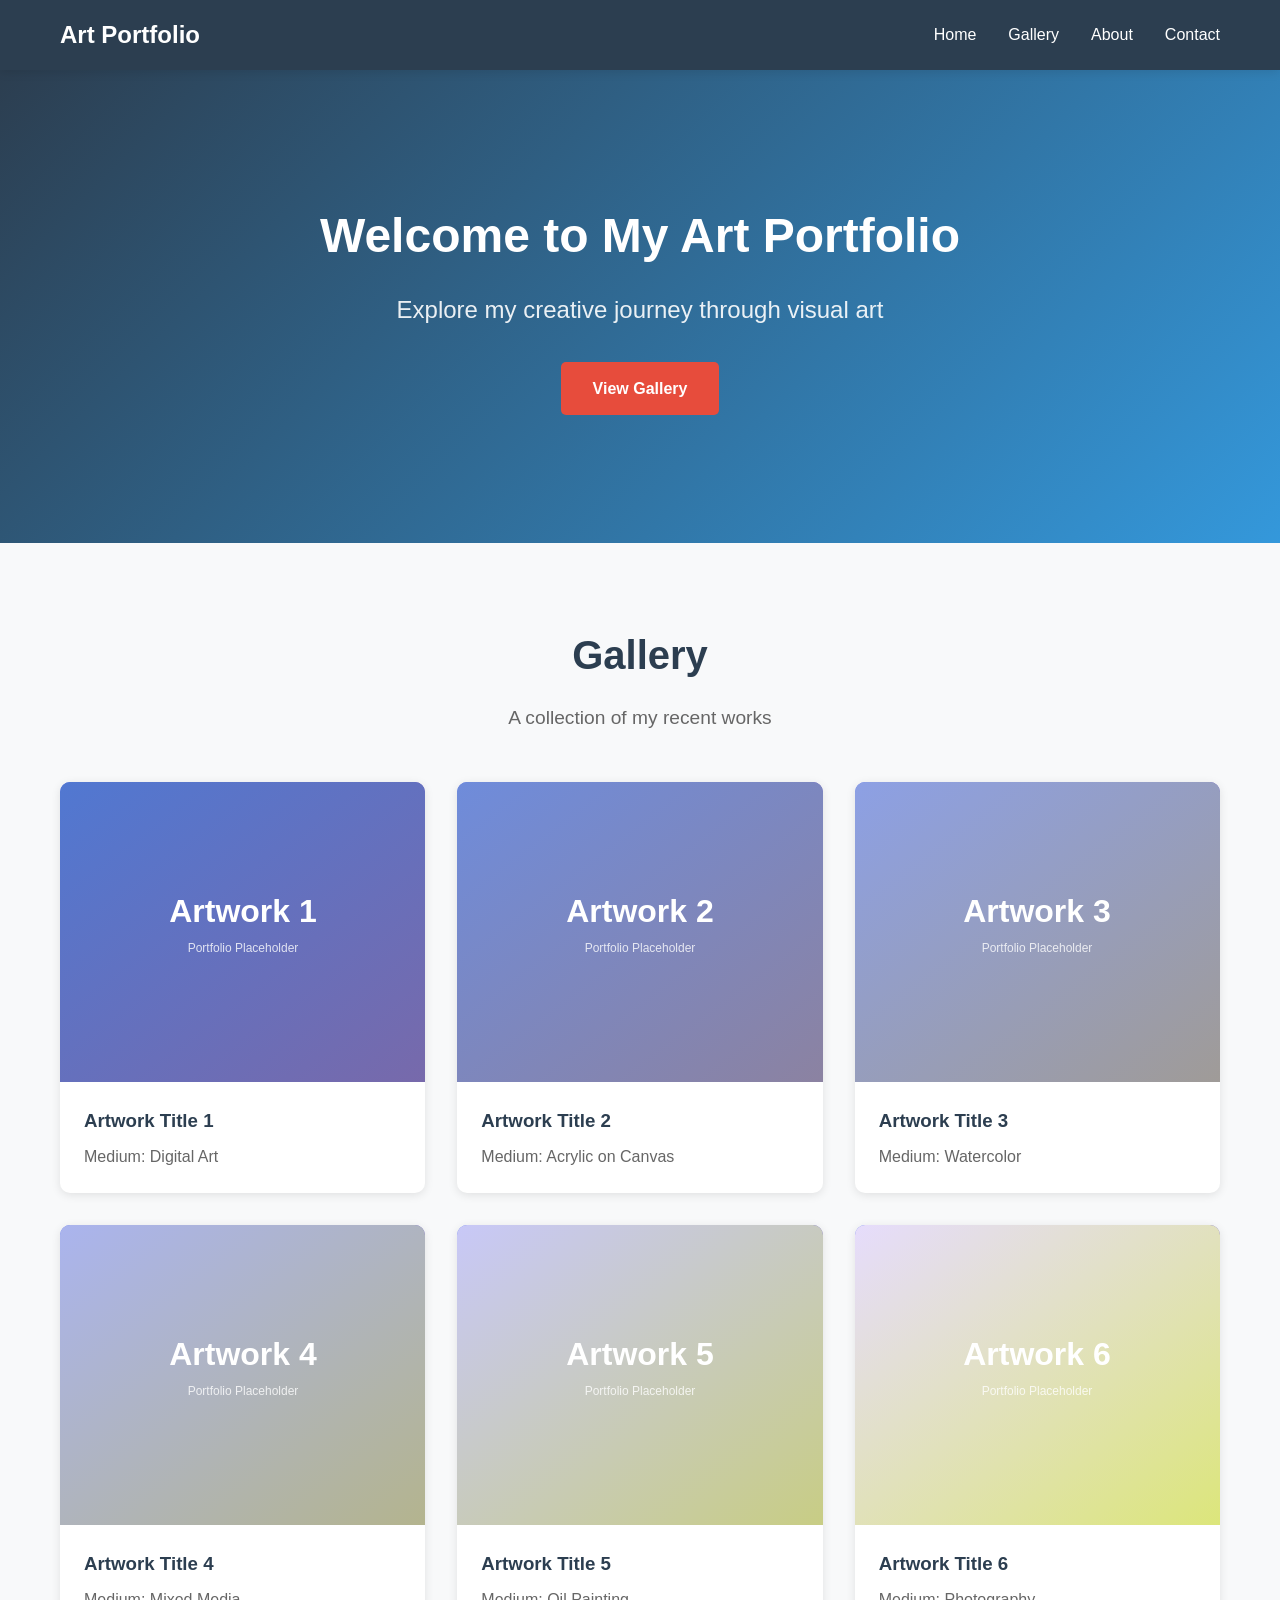
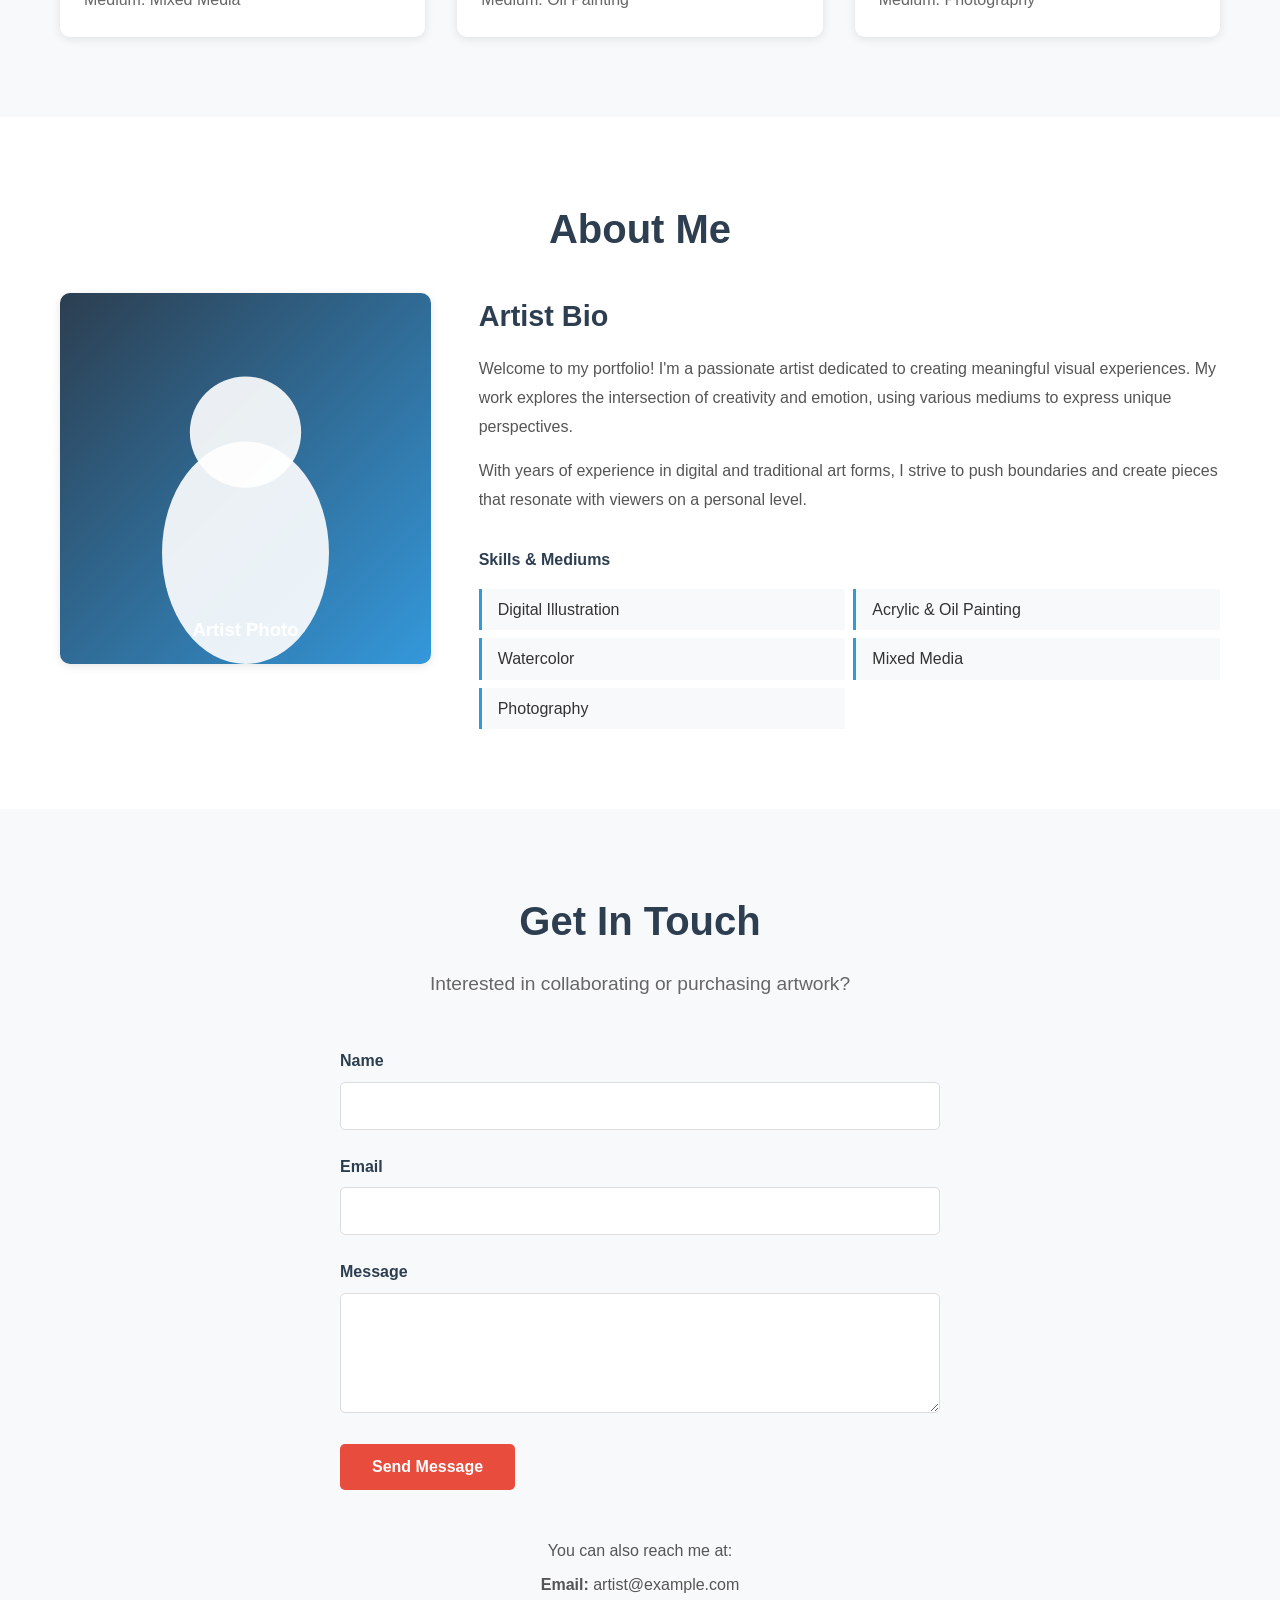
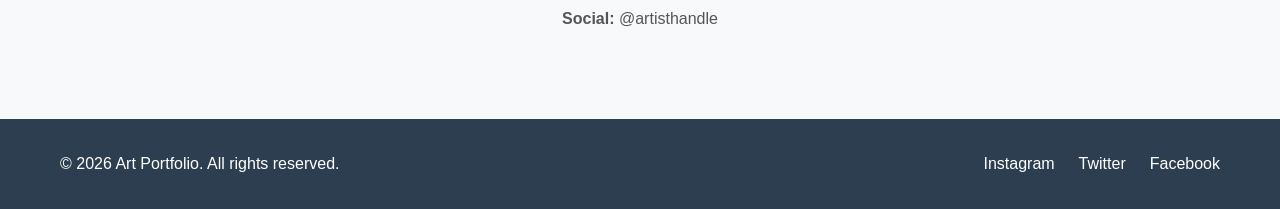
<file: index.html>
<!DOCTYPE html>
<html lang="en">
<head>
    <meta charset="UTF-8">
    <meta name="viewport" content="width=device-width, initial-scale=1.0">
    <meta name="description" content="Artist Portfolio - Showcasing creative artwork and projects">
    <meta name="author" content="Artist Name">
    <meta name="keywords" content="art, portfolio, gallery, artwork, artist">
    <title>Art Portfolio</title>
    <link rel="stylesheet" href="styles.css">
    <link rel="icon" type="image/svg+xml" href="favicon.svg">
</head>
<body>
    <!-- Navigation -->
    <nav class="navbar">
        <div class="container">
            <div class="nav-brand">
                <h1>Art Portfolio</h1>
            </div>
            <button class="nav-toggle" id="navToggle" aria-label="Toggle navigation">
                <span></span>
                <span></span>
                <span></span>
            </button>
            <ul class="nav-menu" id="navMenu">
                <li><a href="#home" class="nav-link">Home</a></li>
                <li><a href="#gallery" class="nav-link">Gallery</a></li>
                <li><a href="#about" class="nav-link">About</a></li>
                <li><a href="#contact" class="nav-link">Contact</a></li>
            </ul>
        </div>
    </nav>

    <!-- Hero Section -->
    <section id="home" class="hero">
        <div class="hero-content">
            <h2 class="hero-title">Welcome to My Art Portfolio</h2>
            <p class="hero-subtitle">Explore my creative journey through visual art</p>
            <a href="#gallery" class="btn btn-primary">View Gallery</a>
        </div>
    </section>

    <!-- Gallery Section -->
    <section id="gallery" class="gallery">
        <div class="container">
            <h2 class="section-title">Gallery</h2>
            <p class="section-subtitle">A collection of my recent works</p>
            <div class="gallery-grid">
                <div class="gallery-item">
                    <div class="gallery-image">
                        <img src="images/placeholder1.svg" alt="Artwork 1" loading="lazy">
                    </div>
                    <div class="gallery-info">
                        <h3>Artwork Title 1</h3>
                        <p>Medium: Digital Art</p>
                    </div>
                </div>
                <div class="gallery-item">
                    <div class="gallery-image">
                        <img src="images/placeholder2.svg" alt="Artwork 2" loading="lazy">
                    </div>
                    <div class="gallery-info">
                        <h3>Artwork Title 2</h3>
                        <p>Medium: Acrylic on Canvas</p>
                    </div>
                </div>
                <div class="gallery-item">
                    <div class="gallery-image">
                        <img src="images/placeholder3.svg" alt="Artwork 3" loading="lazy">
                    </div>
                    <div class="gallery-info">
                        <h3>Artwork Title 3</h3>
                        <p>Medium: Watercolor</p>
                    </div>
                </div>
                <div class="gallery-item">
                    <div class="gallery-image">
                        <img src="images/placeholder4.svg" alt="Artwork 4" loading="lazy">
                    </div>
                    <div class="gallery-info">
                        <h3>Artwork Title 4</h3>
                        <p>Medium: Mixed Media</p>
                    </div>
                </div>
                <div class="gallery-item">
                    <div class="gallery-image">
                        <img src="images/placeholder5.svg" alt="Artwork 5" loading="lazy">
                    </div>
                    <div class="gallery-info">
                        <h3>Artwork Title 5</h3>
                        <p>Medium: Oil Painting</p>
                    </div>
                </div>
                <div class="gallery-item">
                    <div class="gallery-image">
                        <img src="images/placeholder6.svg" alt="Artwork 6" loading="lazy">
                    </div>
                    <div class="gallery-info">
                        <h3>Artwork Title 6</h3>
                        <p>Medium: Photography</p>
                    </div>
                </div>
            </div>
        </div>
    </section>

    <!-- About Section -->
    <section id="about" class="about">
        <div class="container">
            <h2 class="section-title">About Me</h2>
            <div class="about-content">
                <div class="about-image">
                    <img src="images/artist-photo.svg" alt="Artist Photo">
                </div>
                <div class="about-text">
                    <h3>Artist Bio</h3>
                    <p>Welcome to my portfolio! I'm a passionate artist dedicated to creating meaningful visual experiences. My work explores the intersection of creativity and emotion, using various mediums to express unique perspectives.</p>
                    <p>With years of experience in digital and traditional art forms, I strive to push boundaries and create pieces that resonate with viewers on a personal level.</p>
                    <div class="about-skills">
                        <h4>Skills & Mediums</h4>
                        <ul>
                            <li>Digital Illustration</li>
                            <li>Acrylic & Oil Painting</li>
                            <li>Watercolor</li>
                            <li>Mixed Media</li>
                            <li>Photography</li>
                        </ul>
                    </div>
                </div>
            </div>
        </div>
    </section>

    <!-- Contact Section -->
    <section id="contact" class="contact">
        <div class="container">
            <h2 class="section-title">Get In Touch</h2>
            <p class="section-subtitle">Interested in collaborating or purchasing artwork?</p>
            <form class="contact-form" id="contactForm">
                <div class="form-group">
                    <label for="name">Name</label>
                    <input type="text" id="name" name="name" required>
                </div>
                <div class="form-group">
                    <label for="email">Email</label>
                    <input type="email" id="email" name="email" required>
                </div>
                <div class="form-group">
                    <label for="message">Message</label>
                    <textarea id="message" name="message" rows="5" required></textarea>
                </div>
                <button type="submit" class="btn btn-primary">Send Message</button>
            </form>
            <div class="contact-info">
                <p>You can also reach me at:</p>
                <p><strong>Email:</strong> artist@example.com</p>
                <p><strong>Social:</strong> @artisthandle</p>
            </div>
        </div>
    </section>

    <!-- Footer -->
    <footer class="footer">
        <div class="container">
            <p>&copy; 2026 Art Portfolio. All rights reserved.</p>
            <div class="social-links">
                <a href="#" aria-label="Instagram">Instagram</a>
                <a href="#" aria-label="Twitter">Twitter</a>
                <a href="#" aria-label="Facebook">Facebook</a>
            </div>
        </div>
    </footer>

    <script src="script.js"></script>
</body>
</html>
</file>
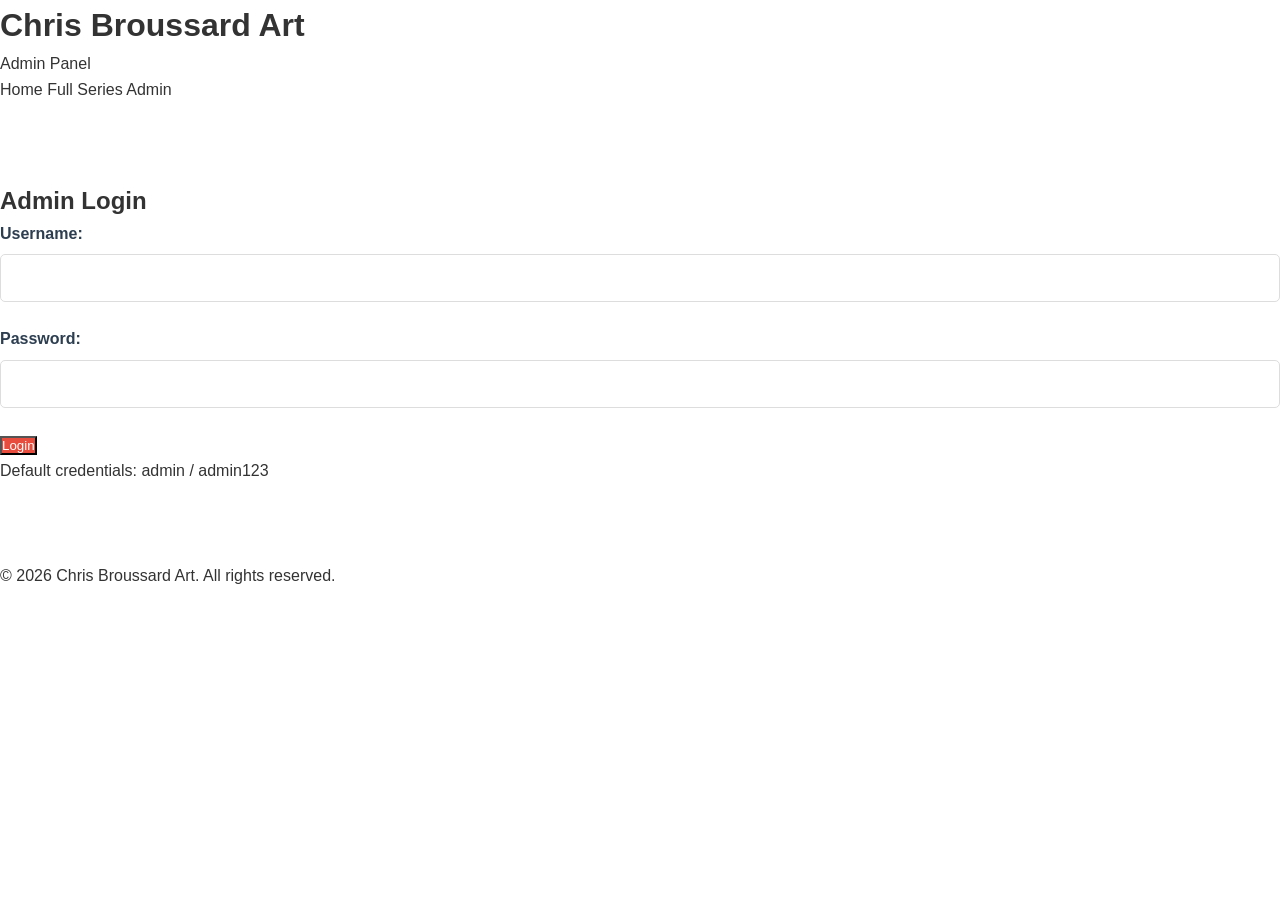
<file: admin.html>
<!DOCTYPE html>
<html lang="en">
<head>
    <meta charset="UTF-8">
    <meta name="viewport" content="width=device-width, initial-scale=1.0">
    <title>Admin Panel - Chris Broussard Art</title>
    <link rel="stylesheet" href="styles.css">
</head>
<body>
    <header>
        <h1>Chris Broussard Art</h1>
        <p class="subtitle">Admin Panel</p>
        <nav>
            <a href="index.html">Home</a>
            <a href="series.html">Full Series</a>
            <a href="admin.html" class="active">Admin</a>
        </nav>
    </header>

    <main class="admin-page">
        <!-- Login Section -->
        <section id="login-section" class="login-section">
            <div class="login-box">
                <h2>Admin Login</h2>
                <form id="login-form">
                    <div class="form-group">
                        <label for="username">Username:</label>
                        <input type="text" id="username" name="username" required>
                    </div>
                    <div class="form-group">
                        <label for="password">Password:</label>
                        <input type="password" id="password" name="password" required>
                    </div>
                    <button type="submit" class="btn-primary">Login</button>
                    <p class="error-message" id="login-error"></p>
                </form>
                <p class="login-hint">Default credentials: admin / admin123</p>
            </div>
        </section>

        <!-- Admin Panel Section (hidden until logged in) -->
        <section id="admin-panel" class="admin-panel" style="display: none;">
            <div class="admin-header">
                <h2>Upload Art Pieces</h2>
                <button id="logout-btn" class="btn-secondary">Logout</button>
            </div>

            <div class="upload-section">
                <form id="upload-form">
                    <div class="form-group">
                        <label for="art-image">Select Image:</label>
                        <input type="file" id="art-image" name="art-image" accept="image/*" required>
                        <div id="image-preview" class="image-preview"></div>
                    </div>

                    <div class="form-group">
                        <label for="art-title">Title:</label>
                        <input type="text" id="art-title" name="art-title" placeholder="Enter artwork title" required>
                    </div>

                    <div class="form-row">
                        <div class="form-group">
                            <label for="art-width">Width (inches):</label>
                            <input type="number" id="art-width" name="art-width" placeholder="24" step="0.1" required>
                        </div>
                        <div class="form-group">
                            <label for="art-height">Height (inches):</label>
                            <input type="number" id="art-height" name="art-height" placeholder="36" step="0.1" required>
                        </div>
                    </div>

                    <div class="form-group">
                        <label for="art-slot">Slot Position (0-49):</label>
                        <input type="number" id="art-slot" name="art-slot" min="0" max="49" placeholder="0" required>
                        <small>Position 0 is the statement piece on the landing page. Positions 1-8 appear on landing page. All 50 positions appear in the series page.</small>
                    </div>

                    <div class="form-group">
                        <label for="art-description">Description (optional):</label>
                        <textarea id="art-description" name="art-description" rows="3" placeholder="Enter artwork description"></textarea>
                    </div>

                    <button type="submit" class="btn-primary">Upload Art</button>
                </form>
            </div>

            <div class="manage-section">
                <h3>Manage Existing Art</h3>
                <div id="art-list" class="art-list">
                    <!-- Existing art pieces will be listed here -->
                </div>
            </div>
        </section>
    </main>

    <footer>
        <p>&copy; 2026 Chris Broussard Art. All rights reserved.</p>
    </footer>

    <script src="admin.js"></script>
</body>
</html>
</file>
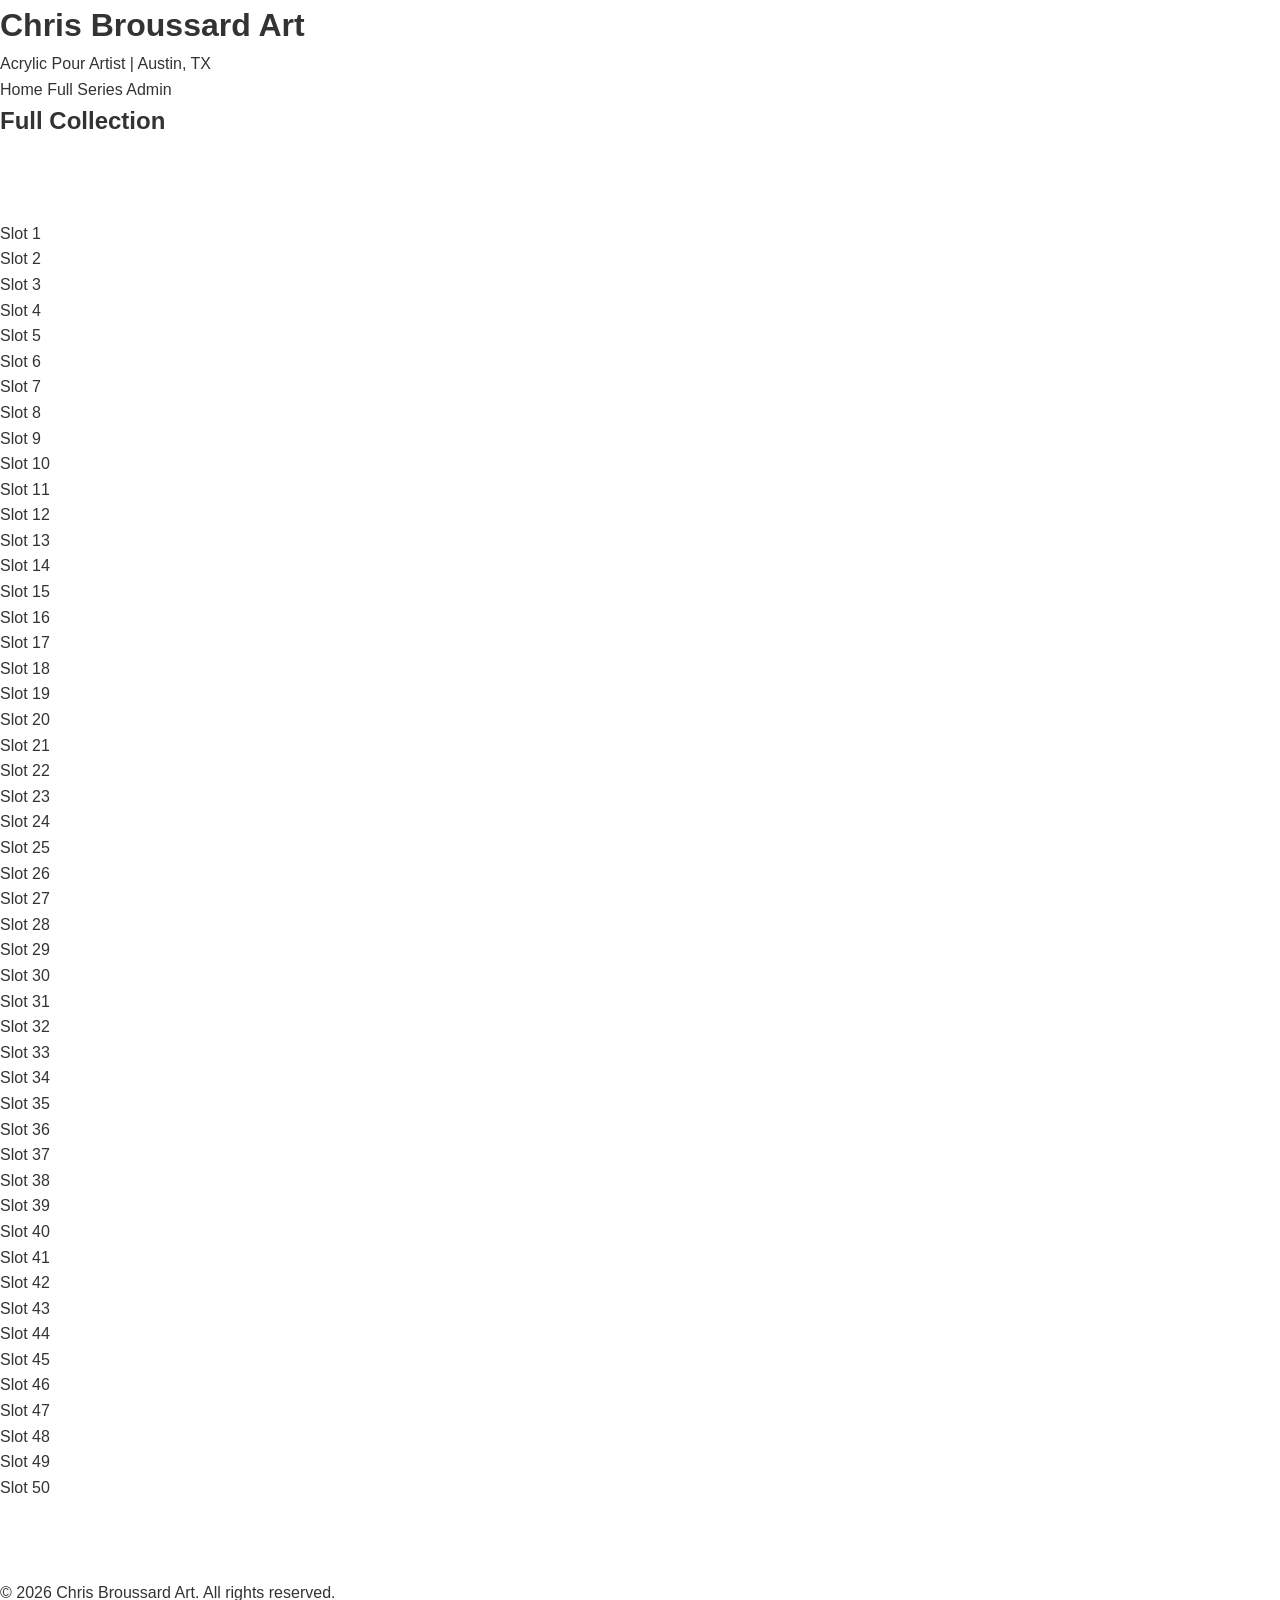
<file: series.html>
<!DOCTYPE html>
<html lang="en">
<head>
    <meta charset="UTF-8">
    <meta name="viewport" content="width=device-width, initial-scale=1.0">
    <title>Full Series - Chris Broussard Art</title>
    <link rel="stylesheet" href="styles.css">
</head>
<body>
    <header>
        <h1>Chris Broussard Art</h1>
        <p class="subtitle">Acrylic Pour Artist | Austin, TX</p>
        <nav>
            <a href="index.html">Home</a>
            <a href="series.html" class="active">Full Series</a>
            <a href="admin.html">Admin</a>
        </nav>
    </header>

    <main class="series-page">
        <h2>Full Collection</h2>
        <section class="series-gallery" id="series-gallery">
            <!-- 50 art slots will be generated here -->
        </section>
    </main>

    <footer>
        <p>&copy; 2026 Chris Broussard Art. All rights reserved.</p>
    </footer>

    <script src="gallery.js"></script>
</body>
</html>
</file>
<file: styles.css>
/* ===== CSS Variables ===== */
:root {
    --primary-color: #2c3e50;
    --secondary-color: #3498db;
    --accent-color: #e74c3c;
    --text-color: #333;
    --light-bg: #f8f9fa;
    --white: #ffffff;
    --border-color: #ddd;
    --shadow: 0 2px 10px rgba(0, 0, 0, 0.1);
    --transition: all 0.3s ease;
}

/* ===== Reset & Base Styles ===== */
* {
    margin: 0;
    padding: 0;
    box-sizing: border-box;
}

html {
    scroll-behavior: smooth;
}

body {
    font-family: 'Segoe UI', Tahoma, Geneva, Verdana, sans-serif;
    line-height: 1.6;
    color: var(--text-color);
    background-color: var(--white);
}

img {
    max-width: 100%;
    height: auto;
    display: block;
}

a {
    text-decoration: none;
    color: inherit;
}

/* ===== Container ===== */
.container {
    max-width: 1200px;
    margin: 0 auto;
    padding: 0 20px;
}

/* ===== Navigation ===== */
.navbar {
    background-color: var(--primary-color);
    color: var(--white);
    padding: 1rem 0;
    position: sticky;
    top: 0;
    z-index: 1000;
    box-shadow: var(--shadow);
}

.navbar .container {
    display: flex;
    justify-content: space-between;
    align-items: center;
}

.nav-brand h1 {
    font-size: 1.5rem;
    font-weight: 600;
}

.nav-menu {
    display: flex;
    list-style: none;
    gap: 2rem;
}

.nav-link {
    color: var(--white);
    font-weight: 500;
    transition: var(--transition);
}

.nav-link:hover {
    color: var(--secondary-color);
}

.nav-toggle {
    display: none;
    flex-direction: column;
    background: none;
    border: none;
    cursor: pointer;
    padding: 0.5rem;
}

.nav-toggle span {
    width: 25px;
    height: 3px;
    background-color: var(--white);
    margin: 3px 0;
    transition: var(--transition);
}

/* ===== Hero Section ===== */
.hero {
    background: linear-gradient(135deg, var(--primary-color), var(--secondary-color));
    color: var(--white);
    padding: 8rem 0;
    text-align: center;
}

.hero-content {
    max-width: 800px;
    margin: 0 auto;
    padding: 0 20px;
}

.hero-title {
    font-size: 3rem;
    margin-bottom: 1rem;
    font-weight: 700;
}

.hero-subtitle {
    font-size: 1.5rem;
    margin-bottom: 2rem;
    opacity: 0.9;
}

/* ===== Buttons ===== */
.btn {
    display: inline-block;
    padding: 0.875rem 2rem;
    border-radius: 5px;
    font-weight: 600;
    transition: var(--transition);
    cursor: pointer;
    border: none;
    font-size: 1rem;
}

.btn-primary {
    background-color: var(--accent-color);
    color: var(--white);
}

.btn-primary:hover {
    background-color: #c0392b;
    transform: translateY(-2px);
    box-shadow: 0 4px 12px rgba(231, 76, 60, 0.3);
}

/* ===== Section Styles ===== */
section {
    padding: 5rem 0;
}

.section-title {
    font-size: 2.5rem;
    text-align: center;
    margin-bottom: 1rem;
    color: var(--primary-color);
}

.section-subtitle {
    text-align: center;
    font-size: 1.2rem;
    color: #666;
    margin-bottom: 3rem;
}

/* ===== Gallery Section ===== */
.gallery {
    background-color: var(--light-bg);
}

.gallery-grid {
    display: grid;
    grid-template-columns: repeat(auto-fit, minmax(300px, 1fr));
    gap: 2rem;
    margin-top: 2rem;
}

.gallery-item {
    background-color: var(--white);
    border-radius: 10px;
    overflow: hidden;
    box-shadow: var(--shadow);
    transition: var(--transition);
}

.gallery-item:hover {
    transform: translateY(-10px);
    box-shadow: 0 8px 20px rgba(0, 0, 0, 0.15);
}

.gallery-image {
    width: 100%;
    height: 300px;
    background: linear-gradient(135deg, #667eea 0%, #764ba2 100%);
    display: flex;
    align-items: center;
    justify-content: center;
    overflow: hidden;
}

.gallery-image img {
    width: 100%;
    height: 100%;
    object-fit: cover;
}

.gallery-info {
    padding: 1.5rem;
}

.gallery-info h3 {
    color: var(--primary-color);
    margin-bottom: 0.5rem;
}

.gallery-info p {
    color: #666;
}

/* ===== About Section ===== */
.about-content {
    display: grid;
    grid-template-columns: 1fr 2fr;
    gap: 3rem;
    align-items: start;
    margin-top: 2rem;
}

.about-image {
    width: 100%;
    border-radius: 10px;
    overflow: hidden;
    box-shadow: var(--shadow);
}

.about-image img {
    width: 100%;
    height: auto;
    display: block;
}

.about-text h3 {
    color: var(--primary-color);
    font-size: 1.8rem;
    margin-bottom: 1rem;
}

.about-text p {
    margin-bottom: 1rem;
    color: #555;
    line-height: 1.8;
}

.about-skills {
    margin-top: 2rem;
}

.about-skills h4 {
    color: var(--primary-color);
    margin-bottom: 1rem;
}

.about-skills ul {
    list-style: none;
    display: grid;
    grid-template-columns: repeat(2, 1fr);
    gap: 0.5rem;
}

.about-skills li {
    padding: 0.5rem;
    background-color: var(--light-bg);
    border-left: 3px solid var(--secondary-color);
    padding-left: 1rem;
}

/* ===== Contact Section ===== */
.contact {
    background-color: var(--light-bg);
}

.contact-form {
    max-width: 600px;
    margin: 0 auto 3rem;
}

.form-group {
    margin-bottom: 1.5rem;
}

.form-group label {
    display: block;
    margin-bottom: 0.5rem;
    color: var(--primary-color);
    font-weight: 600;
}

.form-group input,
.form-group textarea {
    width: 100%;
    padding: 0.875rem;
    border: 1px solid var(--border-color);
    border-radius: 5px;
    font-size: 1rem;
    font-family: inherit;
    transition: var(--transition);
}

.form-group input:focus,
.form-group textarea:focus {
    outline: none;
    border-color: var(--secondary-color);
    box-shadow: 0 0 0 3px rgba(52, 152, 219, 0.1);
}

.contact-info {
    text-align: center;
    color: #555;
}

.contact-info p {
    margin: 0.5rem 0;
}

/* ===== Footer ===== */
.footer {
    background-color: var(--primary-color);
    color: var(--white);
    padding: 2rem 0;
    text-align: center;
}

.footer .container {
    display: flex;
    justify-content: space-between;
    align-items: center;
}

.social-links {
    display: flex;
    gap: 1.5rem;
}

.social-links a {
    color: var(--white);
    transition: var(--transition);
}

.social-links a:hover {
    color: var(--secondary-color);
}

/* ===== Responsive Design ===== */
@media (max-width: 768px) {
    .nav-menu {
        position: absolute;
        top: 100%;
        left: 0;
        width: 100%;
        background-color: var(--primary-color);
        flex-direction: column;
        padding: 1rem 0;
        gap: 0;
        transform: translateX(-100%);
        transition: var(--transition);
    }

    .nav-menu.active {
        transform: translateX(0);
    }

    .nav-menu li {
        padding: 0.5rem 0;
        text-align: center;
    }

    .nav-toggle {
        display: flex;
    }

    .hero-title {
        font-size: 2rem;
    }

    .hero-subtitle {
        font-size: 1.2rem;
    }

    .section-title {
        font-size: 2rem;
    }

    .gallery-grid {
        grid-template-columns: 1fr;
    }

    .about-content {
        grid-template-columns: 1fr;
    }

    .footer .container {
        flex-direction: column;
        gap: 1rem;
    }

    .about-skills ul {
        grid-template-columns: 1fr;
    }
}

@media (max-width: 480px) {
    .hero {
        padding: 4rem 0;
    }

    .hero-title {
        font-size: 1.75rem;
    }

    .hero-subtitle {
        font-size: 1rem;
    }

    section {
        padding: 3rem 0;
    }
}
</file>
